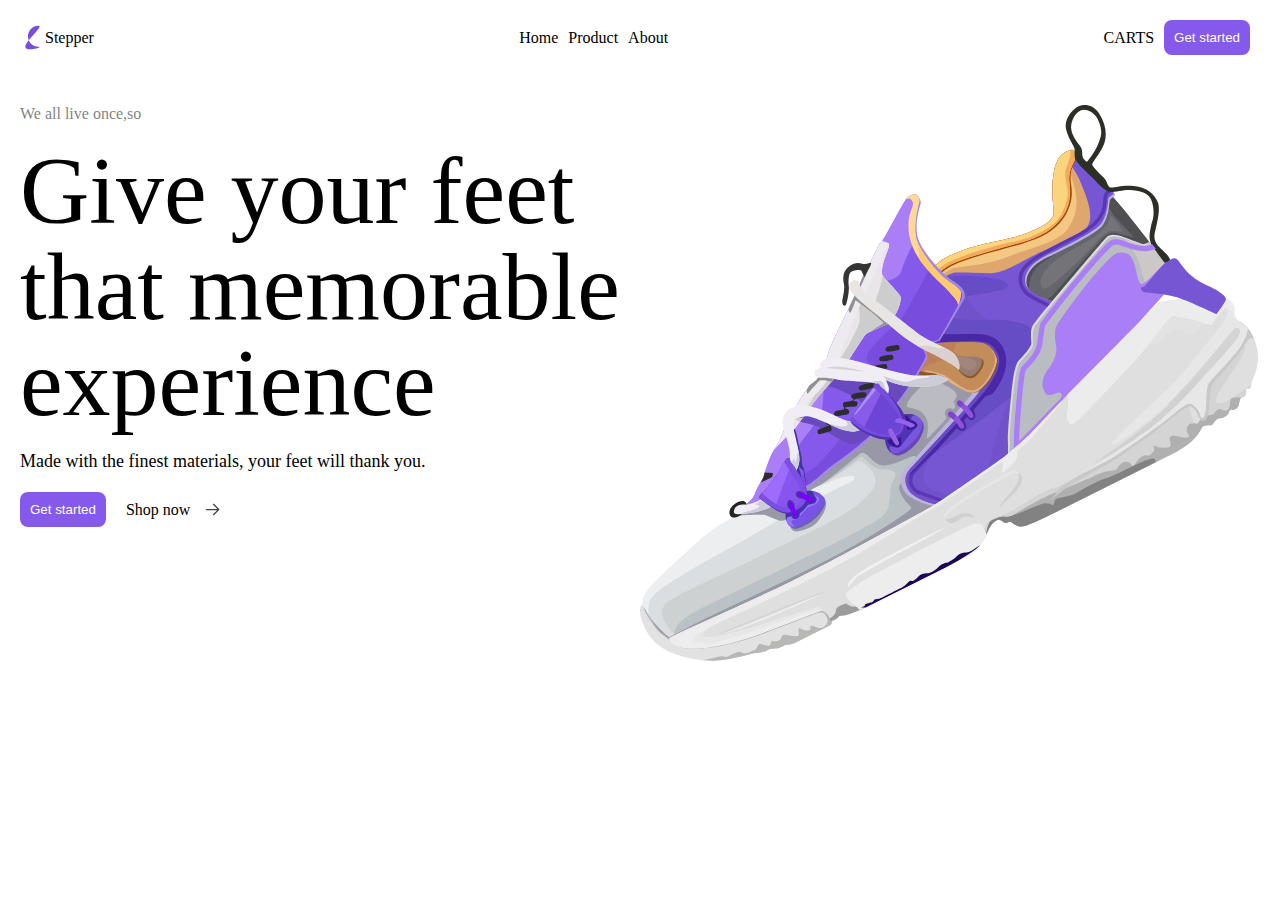
<file: index.html>
<!DOCTYPE html>
<html lang="en">
<head>
    <meta charset="UTF-8">
    <meta name="viewport" content="width=device-width, initial-scale=1.0">
    <title>CBC PROJECT</title>
    <link rel="stylesheet" href="index.css">
</head>
<body>
   <div id="nav-container">

     <div class="box">

    
        <div id="logo-container">
            <img src="assets/Logo.svg " width="100%"
            height="100%"/>
            </div>
            <p id="nav-label">Stepper</p>
     </div>
    
     <div class="box">
        <div class="page">Home</div>
        <a class="page" href="Shop.html"> 
            Product</a>
        <a class="page" href="About.html">About</a>
     </div>
    
     <div class="box">
        <a class="page" href="Cart.html">CARTS</a> 
        <button class="btn" >Get started</button>
     </div>

 </div>

   <div id="Main">
   
    <div id="Main-left">
        <p class="faint-text faint-text ">
            We all live once,so</p>
        <div id="big-text">
            Give your feet that memorable experience
        </div>
        <p class="small-text">Made with the finest materials,
         your feet will thank you.

        </p>
        <div id="btn-container">
        <button class="btn">Get started</button>

        <div class="shop-now-btn"></div>
        <div class="btn-text">Shop now</div>
        <div class="btn-icon">
            <img src="assets/arrow-sm-down.svg" alt="shop-now-btn"
            width="100%">

        </div>
        </div>
    </div>

    <div id="Main-right">
        <div id="img-container">
        <img src="assets/Nike-Shoe.svg" width="100%">
    </div>
    

</div>
 

 

 
</body>
</html>
</file>
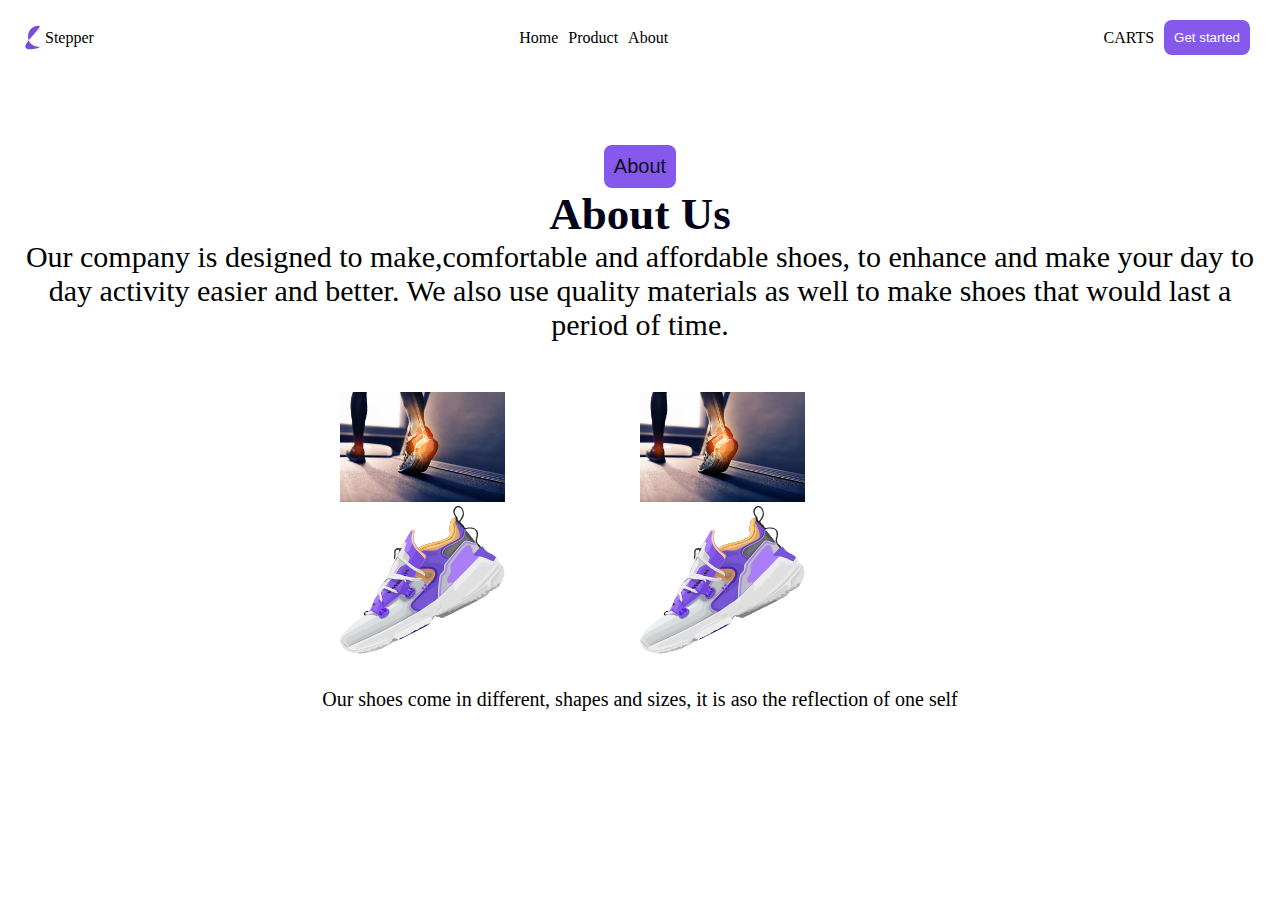
<file: About.html>
<!DOCTYPE html>
<html lang="en">
<head>
    <meta charset="UTF-8">
    <meta name="viewport" content="width=device-width, initial-scale=1.0">
    <title>About</title>
    <link rel="stylesheet" href="About.css">
    <link rel="stylesheet" href="index.css">
</head>
<body>

   <div id="nav-container">

        <div class="box">
   
       
           <div id="logo-container">
               <img src="assets/Logo.svg " width="100%"
               height="100%"/>
               </div>
               <p id="nav-label">Stepper</p>
        </div>
       
        <div class="box">
           <a class="page" href="index.html"> Home</a>
           <a class="page" href="Shop.html"> 
               Product</a>
           <div class="page">About</div>
        </div>
       
        <div class="box">
            <a class="page" href="Cart.html">CARTS</a>  
           <button class="btn" >Get started</button>
        </div>
   
    </div>
   
   
    <div class="heading">
        <button class="about">About</button>
    
     <div id="boxx">
        <h2>About Us</h2> 
        <p>Our company is designed to make,comfortable
            and affordable shoes, to enhance and make 
            your day to day activity easier and better.
            We also use quality materials as well to make 
            shoes that would last a period of time.
        </p>
        </div>
    </div>

        <div class="Container">
            <div id="left"> <img src="assets/NIKE.JPG" width="55%" >
                <img src="assets/Nike-Shoe.svg" width="55%" >
            </div>
            <div id="right"> <img src="assets/NIKE.JPG" width="55%" >
                <img src="assets/Nike-Shoe.svg" width="55%" ></div>
            
        
        </div>

        <div id="MORE">

           <P> Our shoes come in different, shapes and sizes,
            it is aso the reflection of one self </P>
        </div>
    
</body>
</html>
</file>
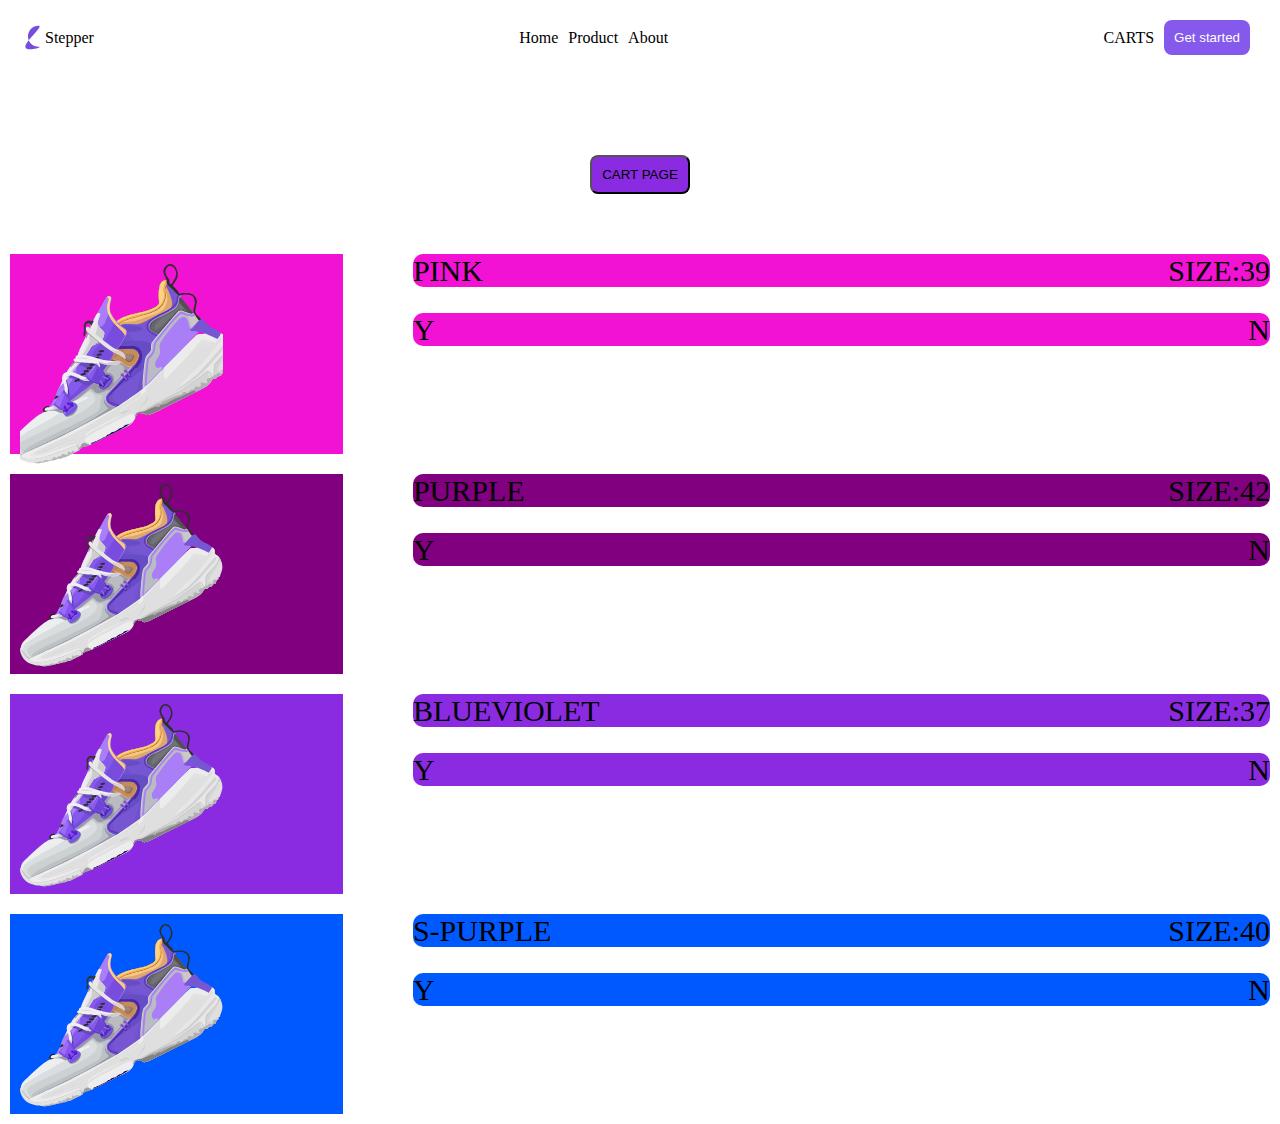
<file: Cart.html>
<!DOCTYPE html>
<html lang="en">
<head>
    <meta charset="UTF-8">
    <meta name="viewport" content="width=device-width, initial-scale=1.0">
    <title>Cart page</title>
    <link rel="stylesheet" href="Cart.css">
    <link rel="stylesheet" href="index.css">
</head>
<body>
    <div id="nav-container">

        <div class="box">
   
       
           <div id="logo-container">
               <img src="assets/Logo.svg " width="100%"
               height="100%"/>
               </div>
               <p id="nav-label">Stepper</p>
        </div>
       
        <div class="box">
          <a class="page" href="index.html"> Home</a>
           <a class="page" href="Shop.html"> 
               Product</a>
           <a class="page" href="About.html">About</a>
        </div>
       
        <div class="box">
           <div class="page">CARTS</div> 
           <button class="btn" >Get started</button>
        </div>
   
    </div>  

   
 <div id="Heading-container">
   <button  class="head">CART PAGE</button> 
  </div>
    

  <div id="MAIN-CONTAINER">
     <div id="main-left">
        <div class="img-container">
        <img src="assets/Nike-Shoe.svg" width="65%">
        
        </div>
       </div>

       <div id="main-right">
         <div id="right">
         <div class="TEXT1">PINK</div>
         <div class="TEXT2">SIZE:39</div>
         </div>
           <br><br/>  <br><br/> 
           <br><br/> 
           <br><br/> 
          <div id="btn">
           <div class="yes">Y</div>
            <div class="no">N</div>   
         </div>
         </div>
        
        
       </div>

     </div>

     
  <div id="MAIN-CONTAINER">
    <div id="main-left">
       <div class="Img-container">
       <img src="assets/Nike-Shoe.svg" width="65%">
       
       </div>
      </div>

      <div id="main-right">
        <div id="Right">
        <div class="TEXT">PURPLE</div>
        <div class="TEXT">SIZE:42</div>
        </div>
          <br><br/>  <br><br/> 
          <br><br/> 
          <br><br/> 
         <div id="Btn">
          <div class="yes">Y</div>
           <div class="no">N</div>   
        </div>
        </div>
       
       
      </div>

    </div>

    
  <div id="MAIN-CONTAINER">
    <div id="main-left">
       <div class="IMG-container">
       <img src="assets/Nike-Shoe.svg" width="65%">
       
       </div>
      </div>

      <div id="main-right">
        <div id="RIGHT">
        <div class="text">BLUEVIOLET</div>
        <div class="text">SIZE:37</div>
        </div>
          <br><br/>  <br><br/> 
          <br><br/> 
          <br><br/> 
         <div id="BTN">
          <div class="yes">Y</div>
           <div class="no">N</div>   
        </div>
        </div>
       
       
      </div>

    </div>

    
  <div id="MAIN-CONTAINER">
    <div id="main-left">
       <div class="img-Container">
       <img src="assets/Nike-Shoe.svg" width="65%">
       
       </div>
      </div>

      <div id="main-right">
        <div id="RGT">
        <div class="TXT">S-PURPLE</div>
        <div class="TXT">SIZE:40</div>
        </div>
          <br><br/>  <br><br/> 
          <br><br/> 
          <br><br/> 
         <div id="Butt">
          <div class="yes">Y</div>
           <div class="no">N</div>   
        </div>
        </div>
       
       
      </div>

    </div>
    
      
            
        
           
         

    
    
    

</body>

</html>
</file>
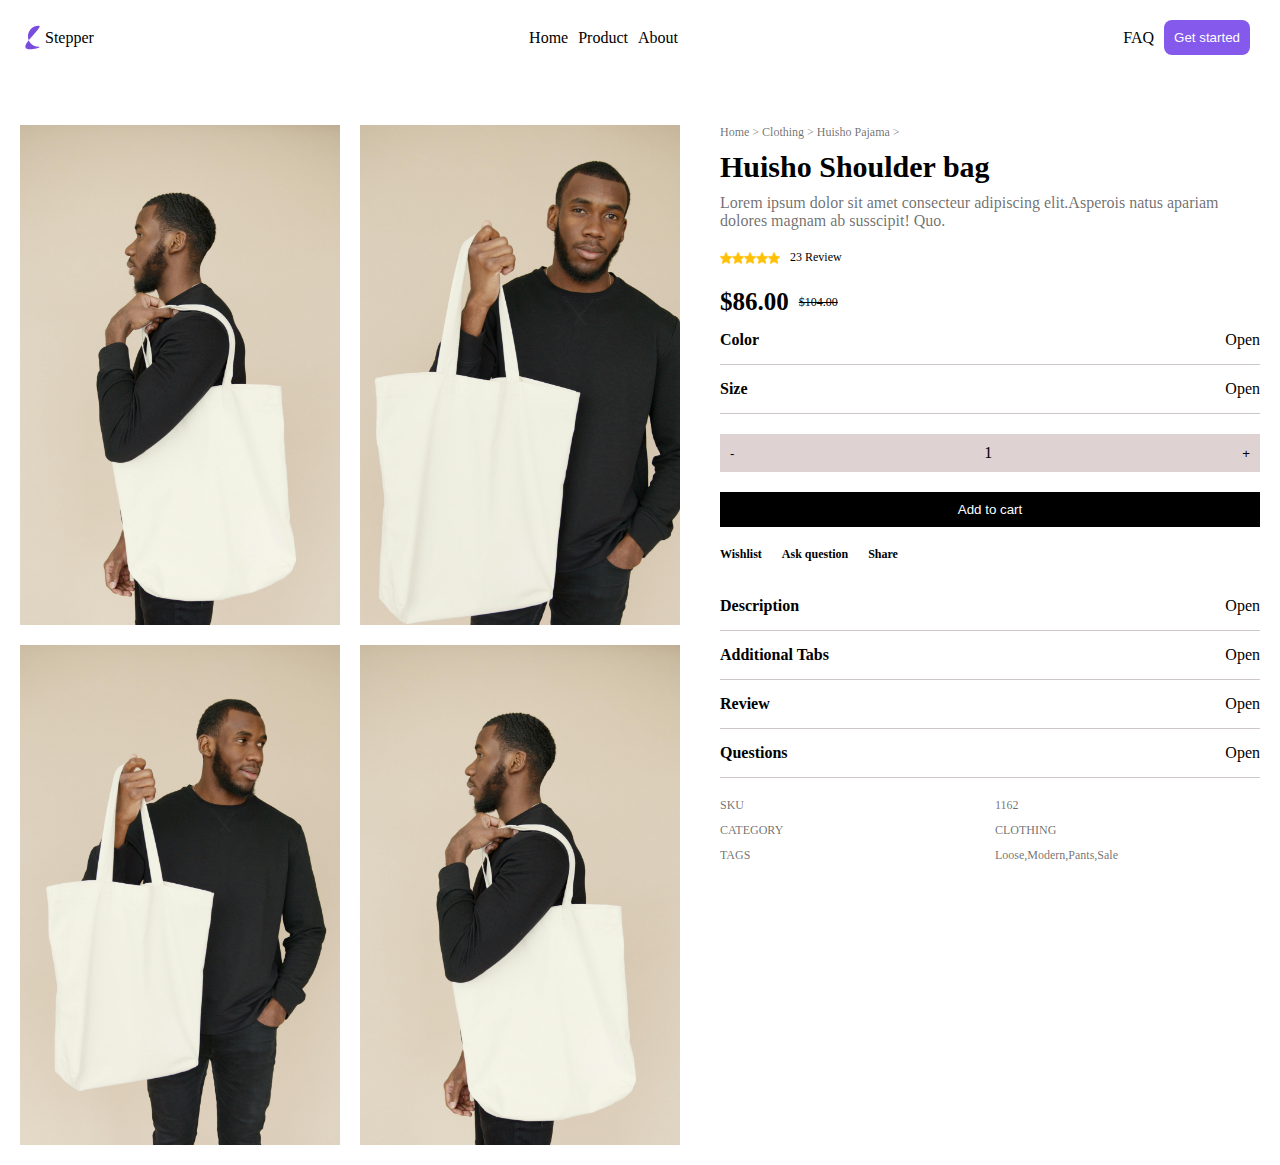
<file: product.html>
<!DOCTYPE html>
<html lang="en">
<head>
    <meta charset="UTF-8">
    <meta name="viewport" content="width=device-width, initial-scale=1.0">
    <title>Product Page</title>
    <link rel="stylesheet" href="product.css">
    <link rel="stylesheet" href="index.css">
</head>
<body>

    <div id="nav-bar">
        <div id="nav-container">

            <div class="box">
           
               <div id="logo-container">
                   <img src="assets/Logo.svg " width="100%"
                   height="100%"/>
                   </div>
                   <p id="nav-label">Stepper</p>
           </div>
           
           <div class="box">
               <a class="page" href="index.html">
                Home</a>
               <a class="page" href="Shop.html"> 
                   Product</a>
               <div class="page"> About</div>
               </div>
           
           <div class="box">
               <div class="page">FAQ</div> 
               <button class="btn" >Get started</button>
           </div>
       
       </div>
    </div>
    <div id="product-main">
        <div id="product-main-left">
            <div class="image-container">
                <img src="assets/images/image1.jpg" width="100%">
            </div>
            <div class="image-container">
                <img src="assets/images/image2.jpg" width="100%">
            </div>
            <div class="image-container">
                <img src="assets/images/image3.jpg" width="100%">
            </div>
            <div class="image-container">
                <img src="assets/images/image1.jpg" width="100%">
            </div>
     
        </div>
        <div id="product-main-right">
         
            <div id="breadcrumbs" >
            Home > Clothing > Huisho Pajama ></div>
            <div id="product-title">Huisho Shoulder bag</div>
          
            <div id="description">
                Lorem ipsum dolor sit amet consecteur adipiscing
             elit.Asperois natus apariam dolores magnam ab susscipit! Quo.
             </div>
              <div id="review-container">

                <div id="star-container">
                    <div class="star">
                        <img src="assets/Icon/star.png" width="100%">
                    </div>
                    <div class="star">
                        <img src="assets/Icon/star.png" width="100%">
                    </div>
                    <div class="star">
                        <img src="assets/Icon/star.png" width="100%">
                    </div>
                    <div class="star">
                        <img src="assets/Icon/star.png" width="100%">
                    </div>
                    <div class="star">
                        <img src="assets/Icon/star.png" width="100%">
                    </div>
                </div>
              <div id="review-count">23 Review</div>

              
            </div>

            <div id="price-container">
                <div id= "discount">$86.00</div>
                <div id="price">$104.00</div>
            </div>

            <div class="option-container">
                <div class="option-title">Color</div>
                <div class="option-btn">Open</div>
            </div>

            <div class="option-container">
                <div class="option-title">Size</div>
                <div class="option-btn">Open</div>
            </div>

            <div id="qty-container">
              <button>-</button>
                <div id="qty-value">1</div>
                <button>+</button>
            </div>
            <button id="add-to-cart-btn">Add to cart</button>

            <div id="OPTION">
                <P class="action-item">Wishlist</P>
                <p class="action-item">Ask question</p>
                <p class="action-item">Share</p>
            </div>

            <div class="option-container">
                <div class="option-title">Description
                </div>
                <div class="option-btn">Open</div>
            </div>
            <div class="option-container">
                <div class="option-title">Additional Tabs
                </div>
                <div class="option-btn">Open</div>
            </div>

            <div class="option-container">
                <div class="option-title">Review
                </div>
                <div class="option-btn">Open</div>
            </div>

            <div class="option-container">
                <div class="option-title">Questions
                </div>
                <div class="option-btn">Open</div>
            </div>

           <div id="E-remark">
            <p>SKU</p>
            <P>1162</P>
            <P>CATEGORY</P>
            <P>CLOTHING</P>
            <P>TAGS</P>
            <P>Loose,Modern,Pants,Sale</P>
           </div>

            
           </div>
            
            </div>
          </div>
          
        </div>

    </div>
    

</body>
</html>
</file>
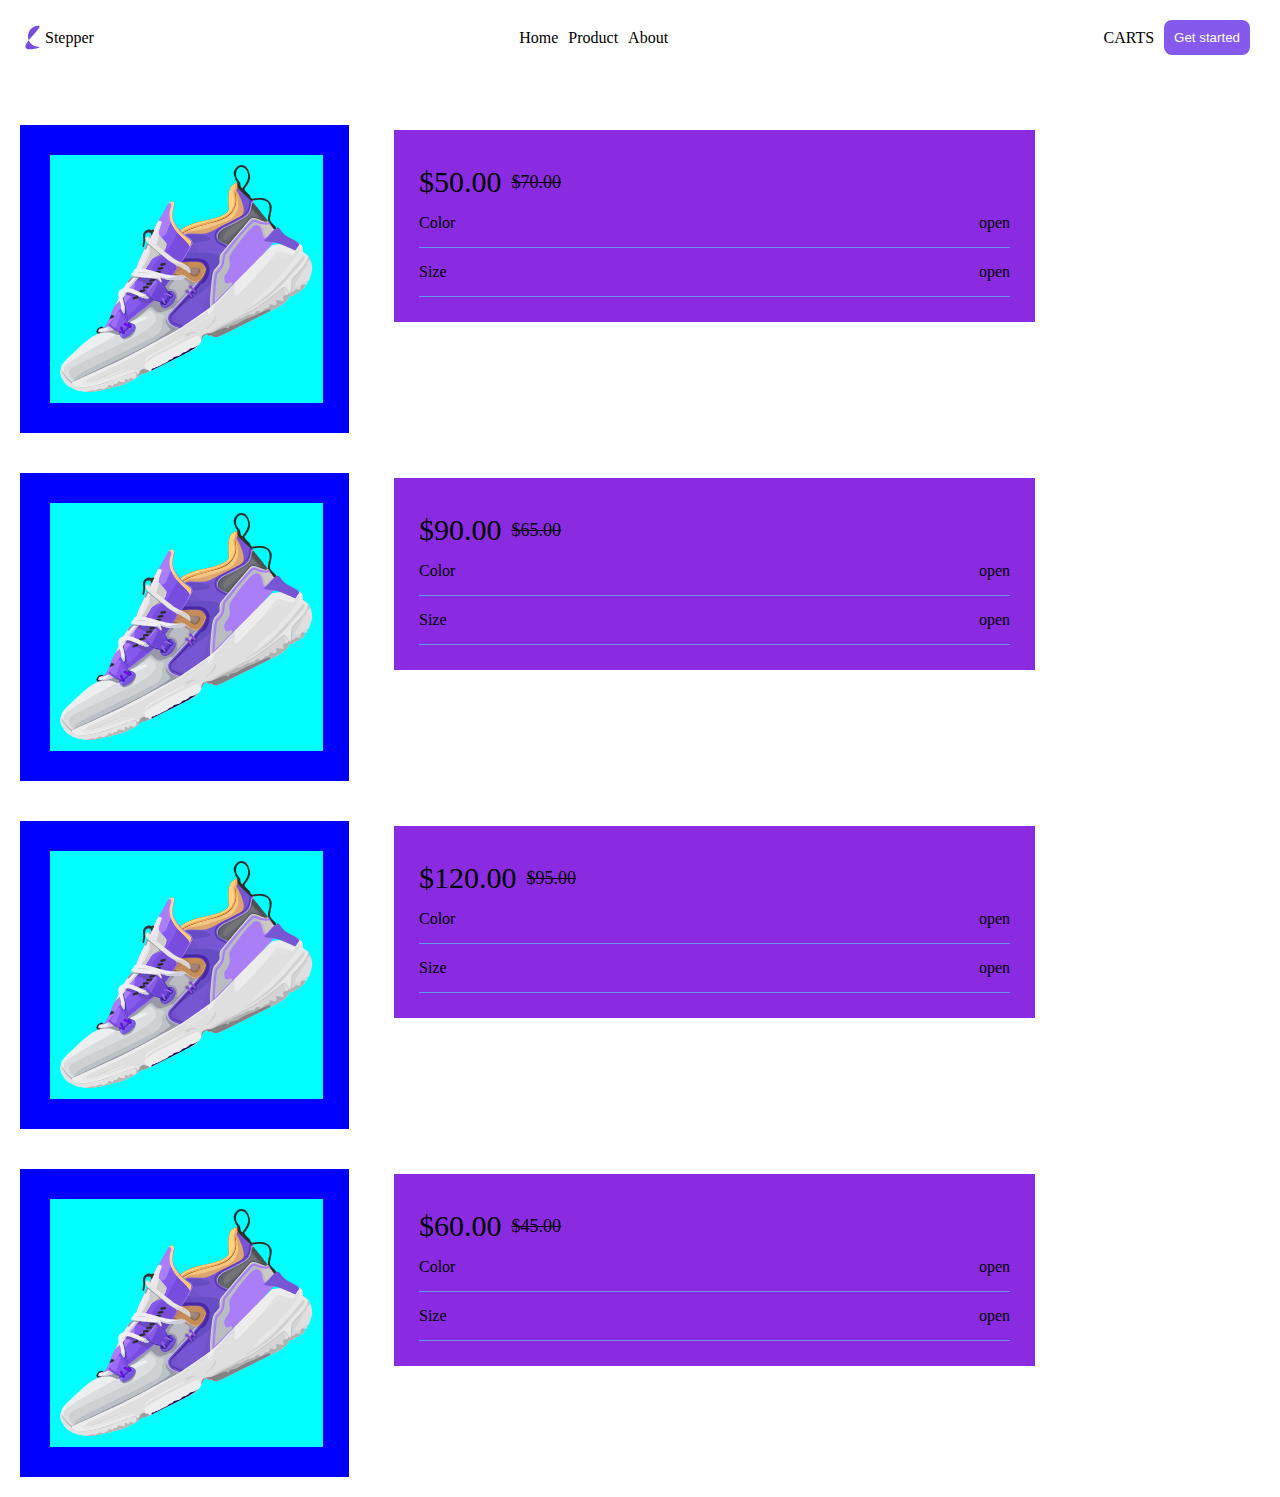
<file: Shop.html>
<!DOCTYPE html>
<html lang="en">
<head>
    <meta charset="UTF-8">
    <meta name="viewport" content="width=device-width, initial-scale=1.0">
    <title>Shop</title>
    <link rel="stylesheet" href="Shop.css">
    <link rel="stylesheet" href="index.css">
</head>
<body>
   <div id="nav-container">

        <div class="box">
   
       
           <div id="logo-container">
               <img src="assets/Logo.svg " width="100%"
               height="100%"/>
               </div>
                <p id="nav-label">Stepper</p>
            </div>
       
       
         <div class="box">
           <a class="page" href="index.html"> Home</a>
           <a class="page" href="Shop.html"> 
               Product</a>
           <a class="page" href="About.html">About</a>
         </div>
       
         <div class="box">
          <a class="page" href="Cart.html">CARTS</a> 
           <button class="btn" >Get started</button>
         </div>
   
     </div> 
    
   <div id="p-main">
     <div id="p-main-left">
     <div class="img-container">
        <img src="assets/Nike-Shoe.svg" >
     </div>

     </div>
    
      <div id="p-main-right">
        <div id="price-container">
        <div id="disC">$50.00</div>
        <div id="Price">$70.00</div>
      </div>

      <div id="O-container">
        <div class="O-title">Color</div>
        <div class="O-btn">open</div>
      </div>

      <div id="O-container">
        <div class="O-title">Size</div>
        <div class="O-btn">open</div>
      </div>

     </div>
     </div>

     <div id="p-main">
        <div id="p-main-left">
        <div class="img-container">
           <img src="assets/Nike-Shoe.svg" >
        </div>
   
        </div>
       
         <div id="p-main-right">
           <div id="price-container">
           <div id="disC">$90.00</div>
           <div id="Price">$65.00</div>
         </div>
   
         <div id="O-container">
           <div class="O-title">Color</div>
           <div class="O-btn">open</div>
         </div>
   
         <div id="O-container">
           <div class="O-title">Size</div>
           <div class="O-btn">open</div>
         </div>
   
        </div>
        </div>

        <div id="p-main">
            <div id="p-main-left">
            <div class="img-container">
               <img src="assets/Nike-Shoe.svg" >
            </div>
       
            </div>
           
             <div id="p-main-right">
               <div id="price-container">
               <div id="disC">$120.00</div>
               <div id="Price">$95.00</div>
             </div>
       
             <div id="O-container">
               <div class="O-title">Color</div>
               <div class="O-btn">open</div>
             </div>
       
             <div id="O-container">
               <div class="O-title">Size</div>
               <div class="O-btn">open</div>
             </div>
       
            </div>
            </div>

            <div id="p-main">
                <div id="p-main-left">
                <div class="img-container">
                   <img src="assets/Nike-Shoe.svg" >
                </div>
           
                </div>
               
                 <div id="p-main-right">
                   <div id="price-container">
                   <div id="disC">$60.00</div>
                   <div id="Price">$45.00</div>
                 </div>
           
                 <div id="O-container">
                   <div class="O-title">Color</div>
                   <div class="O-btn">open</div>
                 </div>
           
                 <div id="O-container">
                   <div class="O-title">Size</div>
                   <div class="O-btn">open</div>
                 </div>
           
                </div>
                </div>


       
        
</body>
</html>
</file>
<file: index.css>
*{
    margin: 0;
    padding: 0;
    box-sizing: border-box
}
.box{
    margin-bottom: 30px;
    border-radius: 10px;
    margin-right: 10px;
    display:flex;
    align-items: center;
}
#nav-container{
    width:100%;
    display: flex;
    justify-content: space-between;
    padding: 20px;
}
#logo-container{
    width: 25px;
    height: 25px;
    margin-right: 5pxs;
}
#nav-label{
    font-size: 16px;
}
.page{
    margin-right: 10px;
}
.btn{
    color:#ffff;
    padding:10px 10px;
    background-color: #8459eb;
    border: 0;
    border-radius: 8px;
}
/*main design */

#Main{
    display:flex;
    padding: 0px 20px;
}

#Main-left{
    flex:1;

}
#Main-right{
    flex: 1;


}

#big-text{
    font-size: 96px;
    line-height: 96px;
    margin: 20px 0px;
    
}
.small-text{
    font-size: 18px;
}
.faint-text{
    opacity: 0.5;
}

#btn-container{
    margin: 20px 0px;
    display:flex;
    align-items: center;
}

.shop-now-btn{
   display: flex; 
   padding:10px;
   align-items:center;
}
.btn-icon{
    width: 25px;
    height:25px;
    margin-left: 10px;
}

.box a{
    text-decoration: none;
    color: black;
}
</file>
<file: About.css>
*{
   box-sizing: border-box;
   margin: 0;
   padding: 0;
   text-decoration: none;
}

.heading{
    
    display: flex;
    justify-content: center;
    align-items: center;
    flex-direction: column;
    text-align: center;
    margin: 20px auto;
    padding:20px ;
    
}
.about{
    font-size: 20px;
    color: rgb(14, 14, 34);
    background-color:#8459eb;
    border-radius: 8px;
    border: 0;
    padding: 10px 10px;
    
}
#boxx{
     font-size: 30px;
    justify-items: middle;
}
.heading h2{
    color: rgb(3, 3, 26);
    
}
.heading p{
    margin-bottom: ;
    font-size: 30px;
}
.Container{
    width: 50%;
    margin: 0 auto;
    padding: 10px 20px ;
    
    justify-items: center;
    align-items: center;
    display: flex;
}



#MORE{
    font-size:20px;
    padding: 20px;
    display: flex;
    justify-content: center;
    align-content: center;

}
</file>
<file: Cart.css>
*{
    box-sizing: border-box;
    margin: 0;
    padding: 0;
    text-decoration: none;
}

#Heading-container{
  display: flex;
  justify-content: center;
  align-content: center;
  padding: 20px;
  margin: 20px;
}

#MAIN-CONTAINER{
    display: flex;
    height: 70%;
    width: 100%;
    gap: 50px;
}

#main-left{
    flex: 0.35;
    
}

.head{
    padding: 10px;
    margin: 10PX;
    border-radius: 8PX;
    background-color:blueviolet
}
.img-container{
    background-color: rgb(241, 18, 212);
    height: 200px;
    padding: 10px 10px;
    margin: 10px 10px;
}
.img-container img{
    object-fit: cover;
    object-position: center;
    height: 200px;
}
#main-right{

    flex: 0.85;
    gap: 20%;
    justify-content: space-between;
    padding: 10px 10px;
    margin: 10px 1opx;
    line-height: 20%;
    
}
#right{
    justify-content: space-between;
    display: flex;
    padding: 15px 0px;
    background-color: rgb(241, 18, 212);
    border-radius: 10px;
    align-content: center;
    
}
.TEXT1{
    justify-content: space-between;
    font-size: 30px;
}
.TEXT2{
    font-size: 30px;
}

#btn{
    justify-content: space-between;
    display: flex;
    padding: 15px 0px;
    background-color: rgb(241, 18, 212);
    border-radius: 10px;
    align-content: space-between;
}
.yes{
  font-size: 30px;
}

.no{
    font-size: 30px;
  }
  
 .TEXT{
    justify-content: space-between;
    font-size: 30px;
}
.TEXT{
    font-size: 30px;
}
#Right{
    justify-content: space-between;
    display: flex;
    padding: 15px 0px;
    background-color: purple;
    border-radius: 10px;
    align-content: center;
}

#Btn{
        justify-content: space-between;
        display: flex;
        padding: 15px 0px;
        background-color:purple;
        border-radius: 10px;
        align-content: space-between;
    }
.Img-container{
        background-color:purple;
        height: 200px;
        padding: 10px 10px;
        margin: 10px 10px;
    }
.text{
        justify-content: space-between;
        font-size: 30px;
    }
.text{
        font-size: 30px;
    }
 #RIGHT{
        justify-content: space-between;
        display: flex;
        padding: 15px 0px;
        background-color:blueviolet;
        border-radius: 10px;
        align-content: center;
    }
    
#BTN{
            justify-content: space-between;
            display: flex;
            padding: 15px 0px;
            background-color:blueviolet;
            border-radius: 10px;
            align-content: space-between;
        }
    .IMG-container{
            background-color:blueviolet;
            height: 200px;
            padding: 10px 10px;
            margin: 10px 10px;
    }
    
    .TXT{
            justify-content: space-between;
            font-size: 30px;
        }
    .TXT{    font-size: 30px;
        }
     #RGT{
            justify-content: space-between;
            display: flex;
            padding: 15px 0px;
            background-color:rgb(0, 89, 255);
            border-radius: 10px;
            align-content: center;
        }
        
    #Butt{
                justify-content: space-between;
                display: flex;
                padding: 15px 0px;
                background-color:rgb(0, 89, 255);
                border-radius: 10px;
                align-content: space-between;
            }
        .img-Container{
                background-color:rgb(0, 89, 255);
                height: 200px;
                padding: 10px 10px;
                margin: 10px 10px;
            }
</file>
<file: product.css>
*{
    padding: 0%;
    margin: 0%;
    box-sizing:border-box ;

}
  #product-main{
    width: 100%;
    height: 100%;
    display: flex;
    
}

#product-main-left{
width: 100%;
flex: 0.55;
display: grid;
grid-template-columns: 1fr 1fr;
gap: 20px;
padding: 20px;
}

#product-main-right{
    height: 100%;
    flex:0.45;
    padding: 20px;
}

.image-container{
height: 500px;
}

.image-container img{
    height: 100%;
    object-fit: cover;
    object-position: top;
}

#product-title{
    font-size: 30px;
    font-weight:600;
    margin: 10px 0px;
}

#breadcrumbs{
    font-size: 12px;
    color: #00000094;
    font-weight: 200s;

}

#description{
color: #00000094;

}

#star-container{
    display: flex;
}

.star img{
    width: 12px;
    height: 12px;
}


#review-container{
    display: flex;
    gap: 10px;
    margin: 20px 0px;

}
#review-count{
    color: black;
    font-size: 12px;
}

#price-container{
    display: flex;
    align-items: center;
}

#discount{
    font-size: 25px;
    font-weight: 700;
    margin-right: 10px;
}

#price{
    font-size: 12px;
    text-decoration: line-through;
}

.option-container{
    display: flex;
    justify-content: space-between;
    padding: 15px 0px;
     border-bottom:1px solid #cec7c7 ;
}

.option-title{

 font-weight: 700;
}

#qty-container{
    width: 100%;
    justify-content: space-between;
    display: flex;
    background-color: #dfd2d2;
    margin: 20px 0px;
    padding: 10px ;
}

#qty-container button{
    border: 0;
    background-color: transparent;
    cursor: pointer;

}

#add-to-cart-btn{
    width: 100%;
    padding: 10px;
    background-color: black;
    color: #ffffff;
    border: 0;
}
#OPTION{
    display: flex;
    margin: 20px 0px;
    font-weight: 600;
    gap: 20px;
}

.action-item{
    font-size: 12px;
}

#E-remark{
    display: grid;
    grid-template-columns: 1fr 1fr;
    gap: 10px;
    margin: 20px 0px;
}

#E-remark p{
    font-size: 12px;
    color: #00000094;
}

@media only screen and (max-width:900px){
     #product-main{
            flex-direction: column;
         }
}
@media only screen and (max-width:500px){
    #product-main-right{
        background-color:blue
    }
    .image-container{
        height: 300px;
    }
}
</file>
<file: Shop.css>
*{
    margin: 0;
    padding: 0%;
    box-sizing: border-box;
}

#p-main{
    width: 100%;
    height: 100%;
    display: flex;
}

#p-main-left{
    display: flex;
    margin: 20px;
    padding: 20px;
    flex: 0.25;
    background-color: blue;
}
#p-main-right{
    height: 50%;
    flex: 0.55;
    padding: 25px;
    margin: 25px;
    background-color: blueviolet;
}
.img-container{
    background-color: aqua;
    padding: 10px;
    margin: 10px;
    justify-content: top;
    object-position: top;
    
}
#price-container{
    display: flex;
    align-items: center;
    margin-top: 10px;
    
}
#disC{
   font-size: 30px; 
   font-weight: 500;
   margin-right: 10px;
   
}
#Price{
    font-size: 18px;
    text-decoration: line-through;
    
}

#O-container{
    display: flex;
    justify-content: space-between;
    padding: 15px 0px;
    border-bottom:1px solid cornflowerblue ;
    
}

.img-container img{
    object-fit: cover;
    object-position: top;
    height: 100%;
    

}
</file>
